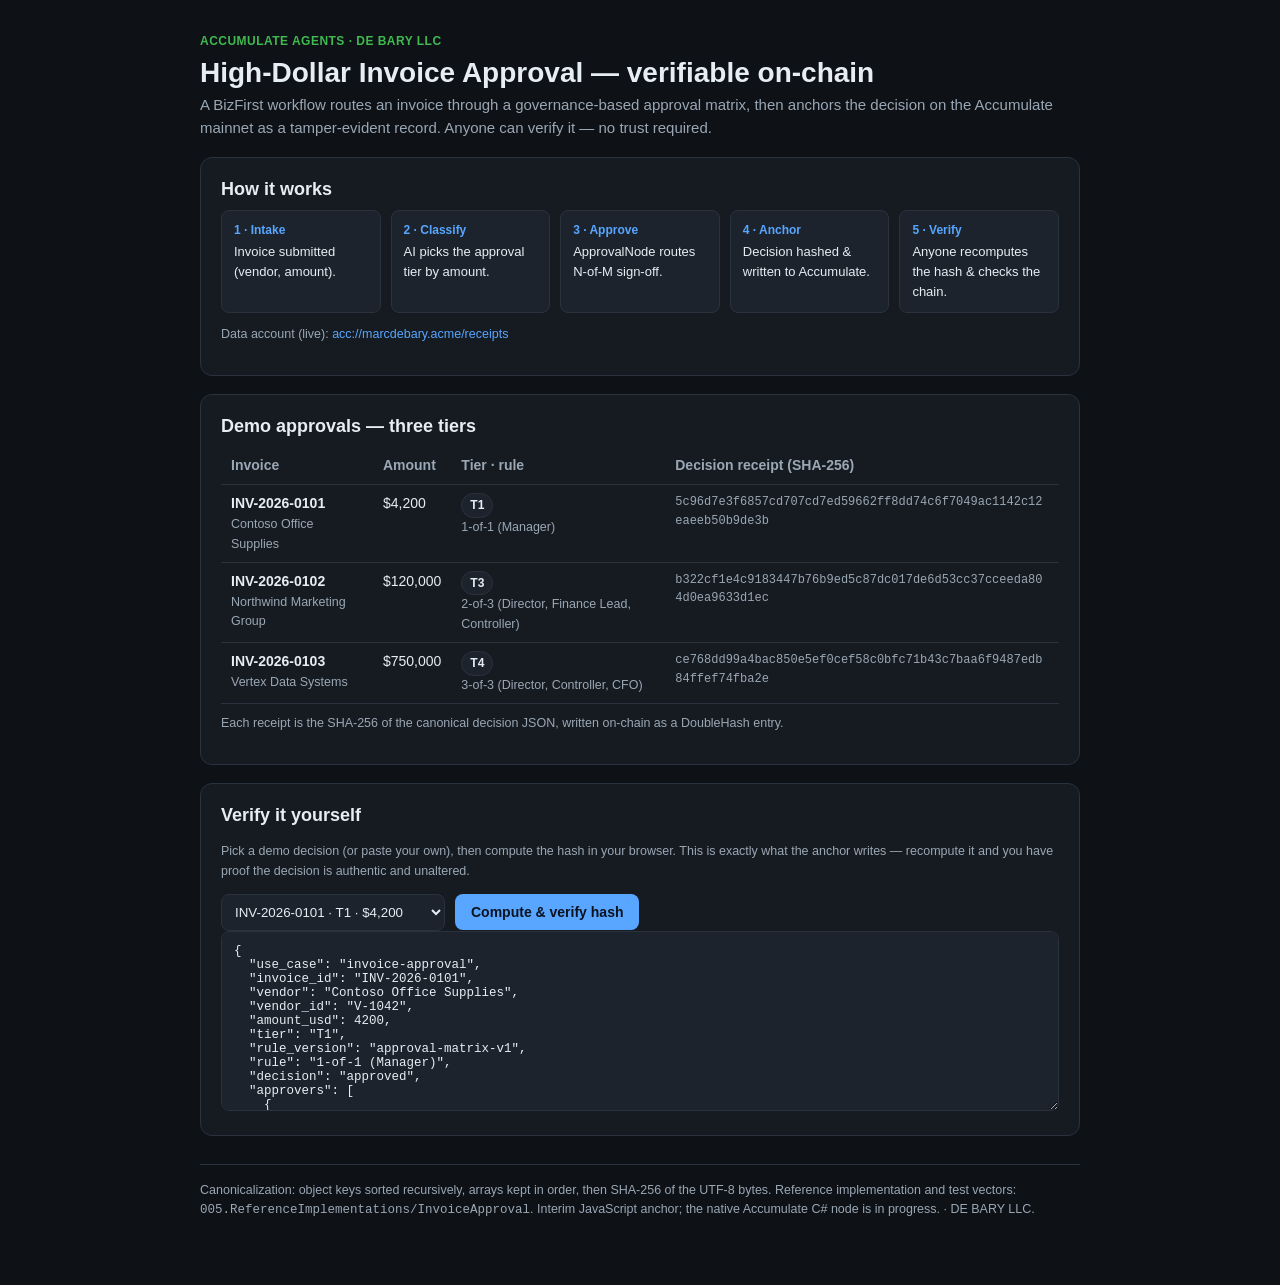
<file: 005.ReferenceImplementations/InvoiceApproval/showcase/index.html>
<!doctype html>
<html lang="en">
<head>
<meta charset="utf-8" />
<meta name="viewport" content="width=device-width, initial-scale=1" />
<title>Invoice Approval — verifiable on Accumulate</title>
<style>
  :root{
    --bg:#0e1116; --panel:#161b22; --panel2:#1c232d; --line:#2a323d;
    --ink:#e6edf3; --muted:#9aa7b4; --accent:#3fb950; --accent2:#58a6ff; --warn:#d29922;
  }
  *{box-sizing:border-box}
  body{margin:0;background:var(--bg);color:var(--ink);font:15px/1.55 -apple-system,BlinkMacSystemFont,"Segoe UI",Roboto,Helvetica,Arial,sans-serif}
  a{color:var(--accent2);text-decoration:none} a:hover{text-decoration:underline}
  .wrap{max-width:920px;margin:0 auto;padding:32px 20px 64px}
  header .kicker{color:var(--accent);font-weight:600;letter-spacing:.04em;text-transform:uppercase;font-size:12px}
  h1{margin:.2em 0 .1em;font-size:28px;line-height:1.2}
  .sub{color:var(--muted);margin:0 0 8px}
  .card{background:var(--panel);border:1px solid var(--line);border-radius:12px;padding:18px 20px;margin:18px 0}
  h2{font-size:18px;margin:0 0 6px}
  h3{font-size:14px;margin:18px 0 6px;color:var(--muted);text-transform:uppercase;letter-spacing:.03em}
  table{width:100%;border-collapse:collapse;font-size:14px}
  th,td{text-align:left;padding:8px 10px;border-bottom:1px solid var(--line);vertical-align:top}
  th{color:var(--muted);font-weight:600}
  .tier{display:inline-block;padding:2px 8px;border-radius:999px;font-size:12px;font-weight:600;background:var(--panel2);border:1px solid var(--line)}
  code,.mono{font-family:ui-monospace,SFMono-Regular,Menlo,Consolas,monospace}
  .hash{font-family:ui-monospace,monospace;font-size:12px;color:var(--muted);word-break:break-all}
  textarea{width:100%;min-height:180px;background:var(--panel2);color:var(--ink);border:1px solid var(--line);border-radius:8px;padding:12px;font-family:ui-monospace,monospace;font-size:12.5px;resize:vertical}
  button{background:var(--accent2);color:#0b1220;border:0;border-radius:8px;padding:10px 16px;font-weight:600;cursor:pointer;font-size:14px}
  button:hover{filter:brightness(1.08)}
  .row{display:flex;gap:10px;flex-wrap:wrap;align-items:center;margin-top:10px}
  select{background:var(--panel2);color:var(--ink);border:1px solid var(--line);border-radius:8px;padding:9px}
  .result{margin-top:14px;padding:14px;border-radius:8px;border:1px solid var(--line);background:var(--panel2);display:none}
  .ok{border-color:var(--accent)} .no{border-color:var(--warn)}
  .badge{font-weight:700} .badge.ok{color:var(--accent)} .badge.no{color:var(--warn)}
  .muted{color:var(--muted)} .small{font-size:12.5px}
  footer{color:var(--muted);font-size:12.5px;margin-top:28px;border-top:1px solid var(--line);padding-top:16px}
  .steps{display:grid;grid-template-columns:repeat(auto-fit,minmax(150px,1fr));gap:10px;margin-top:6px}
  .step{background:var(--panel2);border:1px solid var(--line);border-radius:8px;padding:10px 12px;font-size:13px}
  .step b{display:block;color:var(--accent2);font-size:12px;margin-bottom:2px}
</style>
</head>
<body>
<div class="wrap">
  <header>
    <div class="kicker">Accumulate Agents · DE BARY LLC</div>
    <h1>High-Dollar Invoice Approval — verifiable on-chain</h1>
    <p class="sub">A BizFirst workflow routes an invoice through a governance-based approval matrix, then anchors the
      decision on the Accumulate mainnet as a tamper-evident record. Anyone can verify it — no trust required.</p>
  </header>

  <div class="card">
    <h2>How it works</h2>
    <div class="steps">
      <div class="step"><b>1 · Intake</b>Invoice submitted (vendor, amount).</div>
      <div class="step"><b>2 · Classify</b>AI picks the approval tier by amount.</div>
      <div class="step"><b>3 · Approve</b>ApprovalNode routes N-of-M sign-off.</div>
      <div class="step"><b>4 · Anchor</b>Decision hashed &amp; written to Accumulate.</div>
      <div class="step"><b>5 · Verify</b>Anyone recomputes the hash &amp; checks the chain.</div>
    </div>
    <p class="small muted" style="margin-top:12px">Data account (live):
      <a id="daLink" href="https://explorer.accumulatenetwork.io/acc/marcdebary.acme/receipts" target="_blank" rel="noopener">
        acc://marcdebary.acme/receipts</a></p>
  </div>

  <div class="card">
    <h2>Demo approvals — three tiers</h2>
    <table>
      <thead><tr><th>Invoice</th><th>Amount</th><th>Tier · rule</th><th>Decision receipt (SHA-256)</th></tr></thead>
      <tbody id="rows"></tbody>
    </table>
    <p class="small muted" style="margin-top:10px">Each receipt is the SHA-256 of the canonical decision JSON, written on-chain as a DoubleHash entry.</p>
  </div>

  <div class="card">
    <h2>Verify it yourself</h2>
    <p class="small muted">Pick a demo decision (or paste your own), then compute the hash in your browser. This is exactly what the anchor writes — recompute it and you have proof the decision is authentic and unaltered.</p>
    <div class="row">
      <select id="picker"></select>
      <button id="verifyBtn">Compute &amp; verify hash</button>
    </div>
    <textarea id="input" spellcheck="false"></textarea>
    <div id="result" class="result"></div>
  </div>

  <footer>
    Canonicalization: object keys sorted recursively, arrays kept in order, then SHA-256 of the UTF-8 bytes.
    Reference implementation and test vectors: <span class="mono">005.ReferenceImplementations/InvoiceApproval</span>.
    Interim JavaScript anchor; the native Accumulate C# node is in progress. · DE BARY LLC.
  </footer>
</div>

<script>
// ---- exact decisions (match test-vectors/vectors.json) ----
const DECISIONS = [
  {use_case:"invoice-approval",invoice_id:"INV-2026-0101",vendor:"Contoso Office Supplies",vendor_id:"V-1042",amount_usd:4200,tier:"T1",rule_version:"approval-matrix-v1",rule:"1-of-1 (Manager)",decision:"approved",approvers:[{actor:"manager@debary.example",decision:"approved",at:"2026-07-18T12:00:05Z"}],submitted_by:"ops@debary.example",timestamp:"2026-07-18T12:00:10Z"},
  {use_case:"invoice-approval",invoice_id:"INV-2026-0102",vendor:"Northwind Marketing Group",vendor_id:"V-2087",amount_usd:120000,tier:"T3",rule_version:"approval-matrix-v1",rule:"2-of-3 (Director, Finance Lead, Controller)",decision:"approved",approvers:[{actor:"director@debary.example",decision:"approved",at:"2026-07-18T12:01:00Z"},{actor:"finance@debary.example",decision:"approved",at:"2026-07-18T12:03:00Z"}],submitted_by:"marketing@debary.example",timestamp:"2026-07-18T12:03:05Z"},
  {use_case:"invoice-approval",invoice_id:"INV-2026-0103",vendor:"Vertex Data Systems",vendor_id:"V-3301",amount_usd:750000,tier:"T4",rule_version:"approval-matrix-v1",rule:"3-of-3 (Director, Controller, CFO)",decision:"approved",approvers:[{actor:"director@debary.example",decision:"approved",at:"2026-07-18T12:05:00Z"},{actor:"controller@debary.example",decision:"approved",at:"2026-07-18T12:07:00Z"},{actor:"cfo@debary.example",decision:"approved",at:"2026-07-18T12:09:00Z"}],submitted_by:"it@debary.example",timestamp:"2026-07-18T12:09:10Z"}
];
// precomputed expected hashes (from the reference generator)
const EXPECTED = {
  "INV-2026-0101":"5c96d7e3f6857cd707cd7ed59662ff8dd74c6f7049ac1142c12eaeeb50b9de3b",
  "INV-2026-0102":"b322cf1e4c9183447b76b9ed5c87dc017de6d53cc37cceeda804d0ea9633d1ec",
  "INV-2026-0103":"ce768dd99a4bac850e5ef0cef58c0bfc71b43c7baa6f9487edb84ffef74fba2e"
};

// canonicalization — must match anchor_service.mjs exactly
function canonicalize(v){
  if(Array.isArray(v)) return '['+v.map(canonicalize).join(',')+']';
  if(v && typeof v==='object') return '{'+Object.keys(v).sort().map(k=>JSON.stringify(k)+':'+canonicalize(v[k])).join(',')+'}';
  return JSON.stringify(v);
}
async function sha256hex(str){
  const buf=await crypto.subtle.digest('SHA-256', new TextEncoder().encode(str));
  return [...new Uint8Array(buf)].map(b=>b.toString(16).padStart(2,'0')).join('');
}
function fmtUsd(n){return '$'+n.toLocaleString('en-US')}

// render table
const rows=document.getElementById('rows');
DECISIONS.forEach(d=>{
  const tr=document.createElement('tr');
  tr.innerHTML=`<td><b>${d.invoice_id}</b><div class="small muted">${d.vendor}</div></td>
    <td>${fmtUsd(d.amount_usd)}</td>
    <td><span class="tier">${d.tier}</span><div class="small muted">${d.rule}</div></td>
    <td class="hash">${EXPECTED[d.invoice_id]}</td>`;
  rows.appendChild(tr);
});

// picker + verify
const picker=document.getElementById('picker');
DECISIONS.forEach((d,i)=>{const o=document.createElement('option');o.value=i;o.textContent=`${d.invoice_id} · ${d.tier} · ${fmtUsd(d.amount_usd)}`;picker.appendChild(o);});
const input=document.getElementById('input');
function load(i){input.value=JSON.stringify(DECISIONS[i],null,2);}
picker.addEventListener('change',e=>load(+e.target.value));
load(0);

document.getElementById('verifyBtn').addEventListener('click',async()=>{
  const box=document.getElementById('result');
  box.style.display='block';
  let obj;
  try{obj=JSON.parse(input.value);}catch(e){box.className='result no';box.innerHTML='<span class="badge no">Invalid JSON</span> — check the payload.';return;}
  const canon=canonicalize(obj);
  const hash=await sha256hex(canon);
  const expected=EXPECTED[obj.invoice_id];
  const match=expected && expected===hash;
  box.className='result '+(match?'ok':'no');
  box.innerHTML=
    `<div><span class="badge ${match?'ok':'no'}">${match?'✓ Verified':'Computed'}</span> — SHA-256 of the canonical decision:</div>
     <div class="hash" style="margin:6px 0">${hash}</div>`+
    (expected?`<div class="small muted">Expected on-chain receipt for ${obj.invoice_id}: <span class="hash">${expected}</span> ${match?'— match.':'— no match (payload was edited).'}</div>`:
      `<div class="small muted">No known on-chain receipt for this invoice id — this is the hash that <em>would</em> be anchored.</div>`)+
    `<div class="small" style="margin-top:8px"><a href="https://explorer.accumulatenetwork.io/acc/marcdebary.acme/receipts" target="_blank" rel="noopener">Open the data account on the Accumulate explorer →</a></div>
     <details style="margin-top:8px"><summary class="small muted" style="cursor:pointer">Show canonical string</summary><div class="hash" style="margin-top:6px">${canon.replace(/</g,'&lt;')}</div></details>`;
});
</script>
</body>
</html>
</file>
